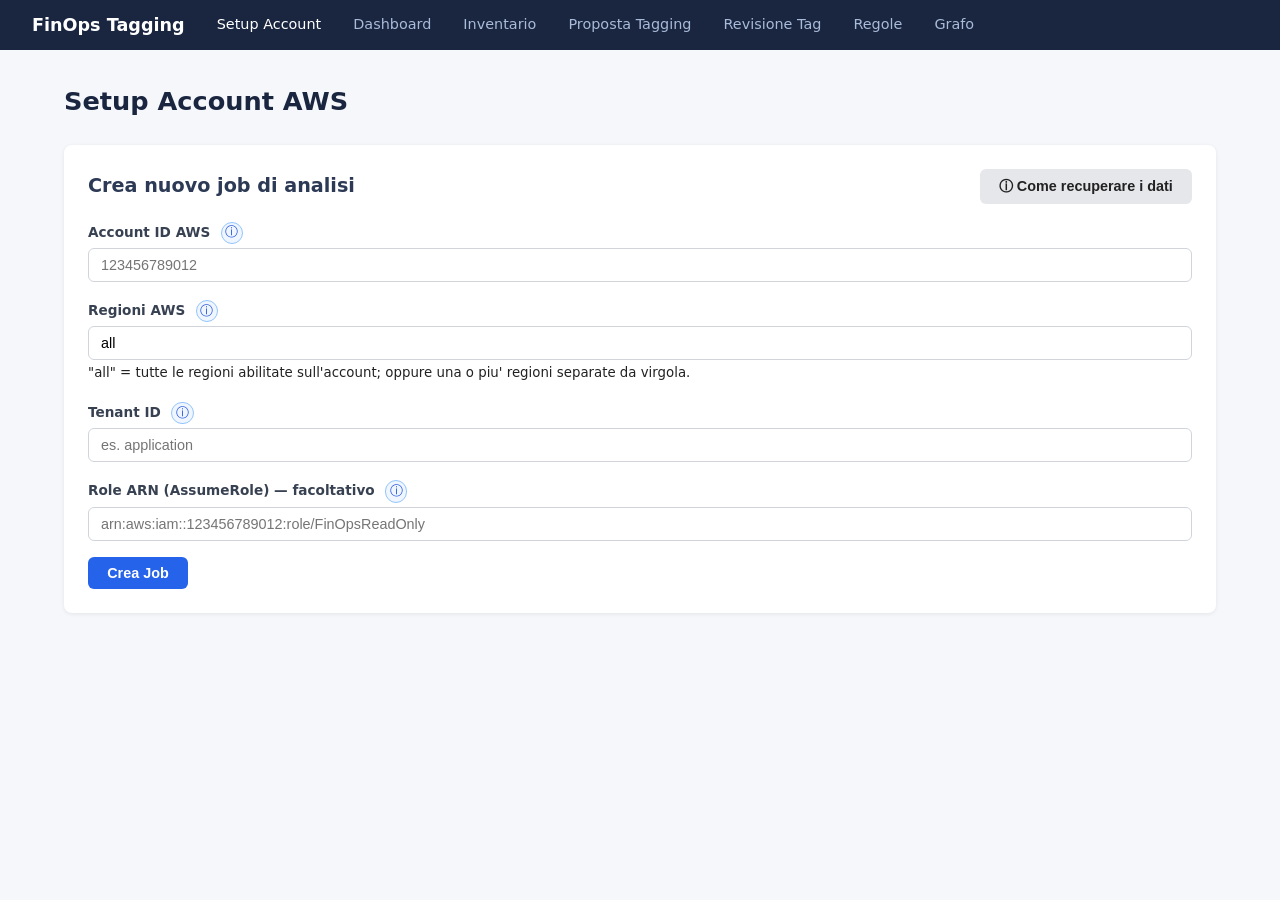
<file: frontend/index.html>
<!DOCTYPE html>
<html lang="it">
<head>
  <meta charset="UTF-8" />
  <meta name="viewport" content="width=device-width, initial-scale=1.0" />
  <title>FinOps Tagging Platform — Setup Account</title>
  <link rel="icon" href="data:," />
  <link rel="stylesheet" href="css/style.css" />
</head>
<body>
  <nav>
    <a class="brand" href="index.html">FinOps Tagging</a>
    <a href="index.html" class="active">Setup Account</a>
    <a href="dashboard.html">Dashboard</a>
    <a href="inventory.html">Inventario</a>
    <a href="proposals.html">Proposta Tagging</a>
    <a href="review.html">Revisione Tag</a>
    <a href="rules.html">Regole</a>
    <a href="graph.html">Grafo</a>
  </nav>
  <main>
    <h1>Setup Account AWS</h1>
    <div class="card">
      <div class="card-head">
        <h2>Crea nuovo job di analisi</h2>
        <button type="button" class="btn btn-secondary info-toggle" data-target="info-all" aria-expanded="false">ⓘ Come recuperare i dati</button>
      </div>
      <div class="info-box" id="info-all" hidden>
        <p><strong>Prima di iniziare</strong>: serve un accesso in sola lettura all'account AWS, di solito tramite il portale
          AWS SSO (IAM Identity Center). Da terminale: <code>aws sso login --profile &lt;profilo&gt;</code>.</p>
        <ol>
          <li><strong>Account ID</strong>: 12 cifre, si legge in alto a destra nella console AWS o con
            <code>aws sts get-caller-identity --profile &lt;profilo&gt; --query Account --output text</code>.</li>
          <li><strong>Regioni</strong>: lascia <code>all</code> per analizzare tutte le regioni abilitate.</li>
          <li><strong>Tenant ID</strong>: non è un dato AWS, è un nome scelto da voi per raggruppare i job dello stesso cliente
            (es. <code>application</code>, <code>mur</code>, <code>idm</code>).</li>
          <li><strong>Role ARN</strong>: facoltativo, vedi il pulsante ⓘ accanto al campo.</li>
        </ol>
        <p>Usa i pulsanti ⓘ accanto a ogni campo per i dettagli.</p>
      </div>
      <form id="form-create-job">
        <div class="form-group">
          <label for="account_id">Account ID AWS
            <button type="button" class="info-btn info-toggle" data-target="info-account" aria-expanded="false" title="Come recuperarlo">ⓘ</button></label>
          <input type="text" id="account_id" placeholder="123456789012" required pattern="\d{12}" title="12 cifre" />
          <div class="info-box" id="info-account" hidden>
            <p>Il numero di 12 cifre che identifica l'account AWS da analizzare. Per trovarlo:</p>
            <ul>
              <li><strong>Portale AWS SSO</strong> (IAM Identity Center): è indicato sotto il nome di ogni account nell'elenco.</li>
              <li><strong>Console AWS</strong>: clic sul nome utente in alto a destra, voce <em>Account ID</em>.</li>
              <li><strong>AWS CLI</strong>, dopo <code>aws sso login --profile &lt;profilo&gt;</code>:
                <code>aws sts get-caller-identity --profile &lt;profilo&gt; --query Account --output text</code></li>
              <li>Nel file <code>%USERPROFILE%\.aws\config</code>: valore <code>sso_account_id</code> del profilo.</li>
            </ul>
          </div>
        </div>
        <div class="form-group">
          <label for="region">Regioni AWS
            <button type="button" class="info-btn info-toggle" data-target="info-region" aria-expanded="false" title="Quali regioni indicare">ⓘ</button></label>
          <input type="text" id="region" value="all" placeholder="all oppure eu-south-1,eu-west-1" />
          <small>"all" = tutte le regioni abilitate sull'account; oppure una o piu' regioni separate da virgola.</small>
          <div class="info-box" id="info-region" hidden>
            <p>Consigliato: <code>all</code>. L'estrazione interroga tutte le regioni abilitate sull'account; quelle bloccate
              dalle policy dell'organizzazione (SCP) vengono segnalate come negate e saltate.</p>
            <p>Per limitare l'analisi, indica una o più regioni separate da virgola, es. <code>eu-south-1,us-east-1</code>
              (<code>us-east-1</code> contiene anche i certificati ACM usati da CloudFront). Elenco delle regioni abilitate:
              <code>aws ec2 describe-regions --profile &lt;profilo&gt; --query "Regions[].RegionName" --output text</code></p>
          </div>
        </div>
        <div class="form-group">
          <label for="tenant_id">Tenant ID
            <button type="button" class="info-btn info-toggle" data-target="info-tenant" aria-expanded="false" title="Cos'è il Tenant ID">ⓘ</button></label>
          <input type="text" id="tenant_id" placeholder="es. application" required />
          <div class="info-box" id="info-tenant" hidden>
            <p><strong>Non è un dato AWS e non va recuperato da nessuna parte</strong>: è un identificativo scelto da voi per il
              cliente o il perimetro a cui appartiene l'account (es. <code>application</code>, <code>mur</code>,
              <code>idm</code>, <code>cineca</code>).</p>
            <p>A cosa serve: le regole di tagging approvate (pagina <em>Regole</em>) e il nodo <em>Tenant</em> del grafo sono
              associati al tenant. Usa sempre lo stesso valore per tutti gli account e job dello stesso cliente, così le
              regole già approvate vengono riutilizzate. Consigliato: minuscolo, senza spazi.</p>
          </div>
        </div>
        <div class="form-group">
          <label for="role_arn">Role ARN (AssumeRole) — facoltativo
            <button type="button" class="info-btn info-toggle" data-target="info-role" aria-expanded="false" title="Come recuperarlo">ⓘ</button></label>
          <input type="text" id="role_arn" placeholder="arn:aws:iam::123456789012:role/FinOpsReadOnly" />
          <div class="info-box" id="info-role" hidden>
            <p><strong>Nota</strong>: oggi questo valore <em>non viene usato</em> dall'estrazione. Agent 1 usa le credenziali
              del proprio ambiente: il profilo SSO (<code>AWS_PROFILE</code>) oppure il ruolo indicato in
              <code>AWS_ASSUME_ROLE_ARN</code> nel file <code>.env</code>. Puoi lasciare il campo vuoto.</p>
            <p>Se serve l'ARN del ruolo di sola lettura (per configurare <code>AWS_ASSUME_ROLE_ARN</code>):</p>
            <ul>
              <li><strong>Console IAM</strong> dell'account: <em>Ruoli</em>, cerca il ruolo di lettura (es.
                <code>FinOps_ReadOnly</code>), copia il campo <em>ARN</em>.</li>
              <li><strong>AWS CLI</strong>:
                <code>aws iam list-roles --profile &lt;profilo&gt; --query "Roles[?contains(RoleName,'ReadOnly')].Arn" --output text</code></li>
              <li>Con SSO il ruolo si chiama <code>AWSReservedSSO_&lt;PermissionSet&gt;_…</code>; il ruolo attuale è indicato da
                <code>aws sts get-caller-identity --profile &lt;profilo&gt;</code> (campo <em>Arn</em>).</li>
              <li>Formato: <code>arn:aws:iam::&lt;account-id&gt;:role/&lt;nome-ruolo&gt;</code>.</li>
            </ul>
          </div>
        </div>
        <button type="submit" class="btn btn-primary">Crea Job</button>
      </form>
    </div>
    <div class="card" id="job-result" style="display:none">
      <h2>Job creato</h2>
      <p>Job ID: <strong id="created-job-id"></strong></p>
      <p><a href="dashboard.html" id="go-dashboard">Vai alla Dashboard →</a></p>
      <p><a href="proposals.html" id="go-proposals">Carica i documenti di Design e Assessment e genera la proposta →</a></p>
    </div>
  </main>
  <script src="js/api.js"></script>
  <script>
    // Pulsanti info: mostrano/nascondono le istruzioni per recuperare i dati richiesti
    document.querySelectorAll(".info-toggle").forEach((btn) => {
      btn.addEventListener("click", () => {
        const box = document.getElementById(btn.dataset.target);
        box.hidden = !box.hidden;
        btn.setAttribute("aria-expanded", String(!box.hidden));
      });
    });
    document.getElementById("form-create-job").addEventListener("submit", async (e) => {
      e.preventDefault();
      const payload = {
        account_id: document.getElementById("account_id").value,
        region: document.getElementById("region").value.trim() || "all",
        tenant_id: document.getElementById("tenant_id").value,
        role_arn: document.getElementById("role_arn").value.trim() || null,
      };
      try {
        const job = await api.createJob(payload);
        document.getElementById("created-job-id").textContent = job.job_id;
        document.getElementById("go-dashboard").href = `dashboard.html?job_id=${job.job_id}`;
        document.getElementById("go-proposals").href = `proposals.html?job_id=${job.job_id}`;
        document.getElementById("job-result").style.display = "block";
        localStorage.setItem("last_job_id", job.job_id);
        localStorage.setItem("last_tenant_id", payload.tenant_id);
      } catch (err) {
        alert("Errore: " + err.message);
      }
    });
  </script>
</body>
</html>
</file>
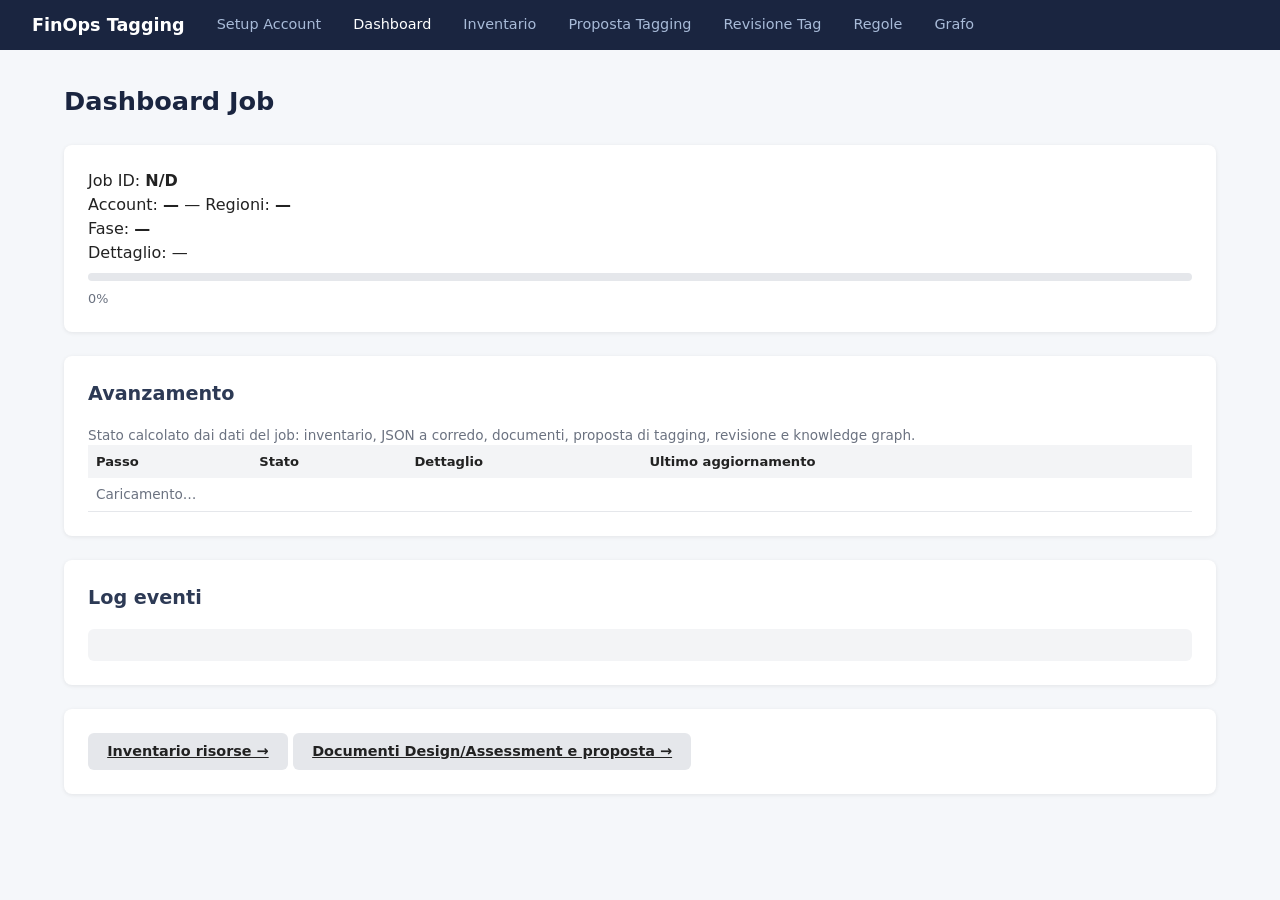
<file: frontend/dashboard.html>
<!DOCTYPE html>
<html lang="it">
<head>
  <meta charset="UTF-8" />
  <meta name="viewport" content="width=device-width, initial-scale=1.0" />
  <title>FinOps — Dashboard Job</title>
  <link rel="icon" href="data:," />
  <link rel="stylesheet" href="css/style.css" />
</head>
<body>
  <nav>
    <a class="brand" href="index.html">FinOps Tagging</a>
    <a href="index.html">Setup Account</a>
    <a href="dashboard.html" class="active">Dashboard</a>
    <a href="inventory.html">Inventario</a>
    <a href="proposals.html">Proposta Tagging</a>
    <a href="review.html">Revisione Tag</a>
    <a href="rules.html">Regole</a>
    <a href="graph.html">Grafo</a>
  </nav>
  <main>
    <h1>Dashboard Job</h1>
    <div class="card" id="job-card">
      <p>Job ID: <strong id="job-id">—</strong></p>
      <p>Account: <strong id="job-account">—</strong> — Regioni: <strong id="job-regions">—</strong></p>
      <p>Fase: <strong id="job-phase">—</strong></p>
      <p>Dettaglio: <span id="job-detail">—</span></p>
      <div class="progress-bar">
        <div class="progress-bar-fill" id="progress-fill" style="width:0%"></div>
      </div>
      <p style="margin-top:0.5rem; font-size:0.8rem; color:#6b7280"><span id="progress-pct">0</span>%</p>
    </div>
    <div class="card" id="workflow-card">
      <h2>Avanzamento</h2>
      <p class="muted" id="workflow-note">Stato calcolato dai dati del job: inventario, JSON a corredo, documenti,
        proposta di tagging, revisione e knowledge graph.</p>
      <table class="compact" id="workflow-table">
        <thead><tr><th>Passo</th><th>Stato</th><th>Dettaglio</th><th>Ultimo aggiornamento</th><th></th></tr></thead>
        <tbody><tr><td colspan="5" class="muted">Caricamento…</td></tr></tbody>
      </table>
    </div>
    <div class="card">
      <h2>Log eventi</h2>
      <div id="log" style="font-family:monospace; font-size:0.8rem; max-height:300px; overflow-y:auto; background:#f3f4f6; padding:1rem; border-radius:6px;"></div>
    </div>
    <div class="card">
      <a href="inventory.html" id="go-inventory" class="btn btn-secondary">Inventario risorse →</a>
      <a href="proposals.html" id="go-proposals" class="btn btn-secondary">Documenti Design/Assessment e proposta →</a>
      <a href="review.html" id="go-review" class="btn btn-primary" style="display:none">Vai alla Revisione Tag →</a>
    </div>
  </main>
  <script src="js/api.js"></script>
  <script src="js/ws.js"></script>
  <script>
    const params = new URLSearchParams(location.search);
    const jobId = params.get("job_id") || localStorage.getItem("last_job_id");
    document.getElementById("job-id").textContent = jobId || "N/D";

    function appendLog(msg) {
      const el = document.getElementById("log");
      el.innerHTML += `<div>${new Date().toLocaleTimeString()} — ${msg}</div>`;
      el.scrollTop = el.scrollHeight;
    }

    function showScope(job) {
      document.getElementById("job-account").textContent = job.account_id || "—";
      const regions = job.region || "all";
      document.getElementById("job-regions").textContent =
        regions === "all" ? "tutte le regioni abilitate" : regions.split(",").join(", ");
      document.getElementById("go-inventory").href = `inventory.html?job_id=${jobId}`;
      document.getElementById("go-proposals").href = `proposals.html?job_id=${jobId}`;
    }

    function updateJobUI(data) {
      document.getElementById("job-phase").textContent = data.phase || "—";
      document.getElementById("job-detail").textContent = data.status_detail || "—";
      const pct = data.progress_pct || 0;
      document.getElementById("progress-fill").style.width = pct + "%";
      document.getElementById("progress-pct").textContent = pct;
      appendLog(`Phase: ${data.phase} — ${data.status_detail || ""}`);
      if (data.phase === "completed") {
        document.getElementById("go-review").style.display = "inline-block";
        document.getElementById("go-review").href = `review.html?job_id=${jobId}`;
      }
    }

    const STEP_STATUS = {
      done: ["badge-approved", "completato"], in_progress: ["badge-pending", "in corso"], todo: ["badge-proposed", "da fare"],
      error: ["badge-rejected", "errore"], optional: ["", "facoltativo"],
    };
    const escHtml = (v) => String(v ?? "").replace(/[&<>"']/g, (c) => ({ "&": "&amp;", "<": "&lt;", ">": "&gt;", '"': "&quot;", "'": "&#39;" }[c]));
    let workflowTimer = null;

    async function loadWorkflow() {
      clearTimeout(workflowTimer);
      try {
        const wf = await api.getJobWorkflow(jobId);
        document.getElementById("workflow-note").textContent = wf.managed
          ? "Stato calcolato dai dati del job (la fase del job si aggiorna di conseguenza)."
          : "Job della pipeline automatica o annullato: la fase del job non viene derivata da questi passi.";
        document.getElementById("workflow-table").querySelector("tbody").innerHTML = wf.steps.map((s) => {
          const [cls, label] = STEP_STATUS[s.status] || ["", s.status];
          const next = s.key === wf.next_step ? " <strong>← prossimo passo</strong>" : "";
          return `<tr><td>${escHtml(s.label)}</td><td><span class="badge ${cls}">${label}</span>${next}</td>
            <td>${escHtml(s.detail)}</td><td class="muted">${escHtml((s.at || "").slice(0, 16).replace("T", " "))}</td>
            <td>${s.link ? `<a class="btn btn-secondary btn-sm" href="${s.link}">Apri</a>` : ""}</td></tr>`;
        }).join("");
      } catch (err) {
        document.getElementById("workflow-table").querySelector("tbody").innerHTML =
          `<tr><td colspan="5" class="muted">Errore: ${escHtml(err.message)}</td></tr>`;
      }
      workflowTimer = setTimeout(loadWorkflow, 10000);
    }

    if (jobId) {
      loadWorkflow();
      // Carica stato iniziale
      api.getJob(jobId).then((job) => { showScope(job); updateJobUI(job); }).catch(() => appendLog("Impossibile caricare job"));
      // Aggiornamenti real-time
      const sock = new JobSocket(jobId, updateJobUI);
      sock.connect();
    }
  </script>
</body>
</html>
</file>
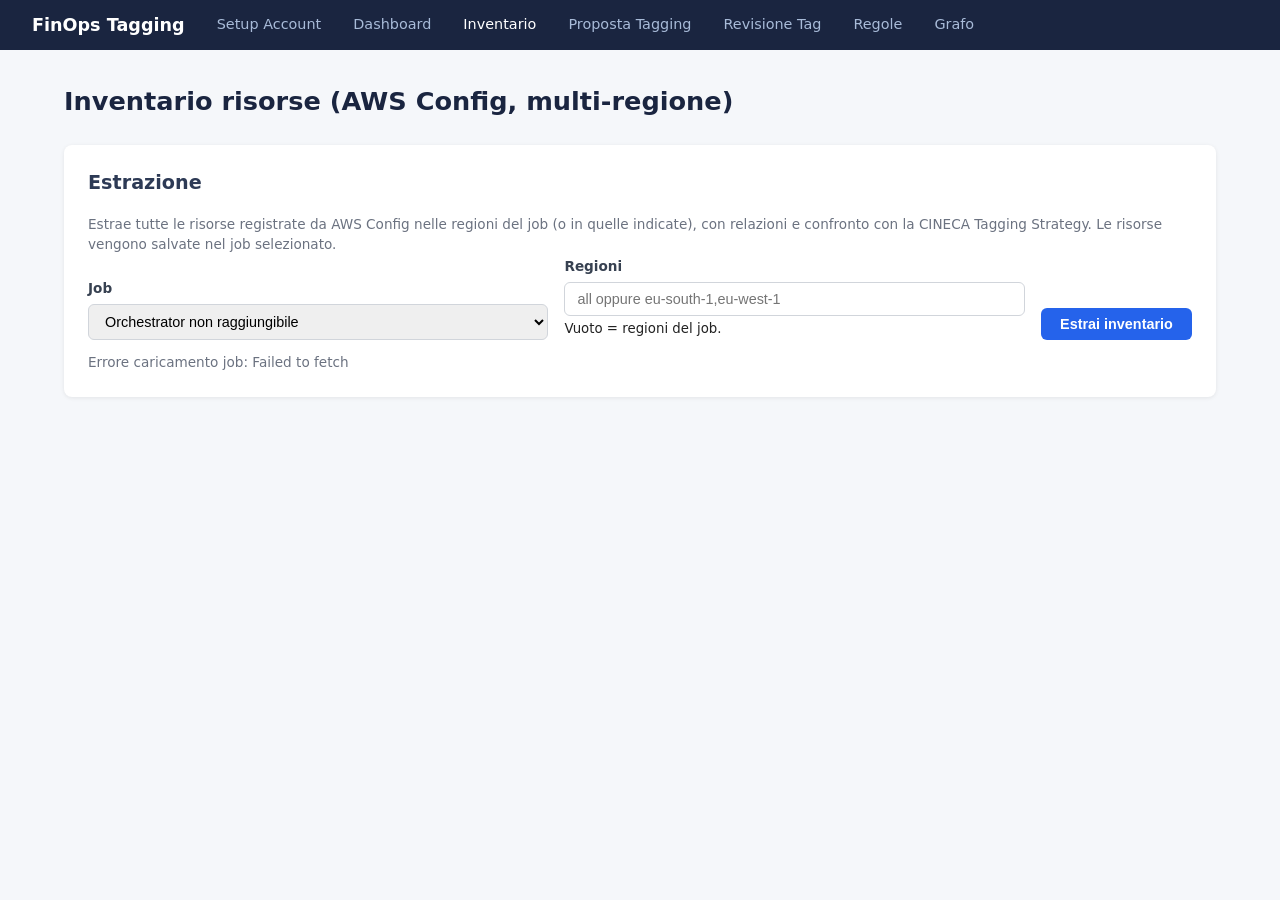
<file: frontend/inventory.html>
<!DOCTYPE html>
<html lang="it">
<head>
  <meta charset="UTF-8" />
  <meta name="viewport" content="width=device-width, initial-scale=1.0" />
  <title>FinOps — Inventario</title>
  <link rel="icon" href="data:," />
  <link rel="stylesheet" href="css/style.css" />
</head>
<body>
  <nav>
    <a class="brand" href="index.html">FinOps Tagging</a>
    <a href="index.html">Setup Account</a>
    <a href="dashboard.html">Dashboard</a>
    <a href="inventory.html" class="active">Inventario</a>
    <a href="proposals.html">Proposta Tagging</a>
    <a href="review.html">Revisione Tag</a>
    <a href="rules.html">Regole</a>
    <a href="graph.html">Grafo</a>
  </nav>
  <main>
    <h1>Inventario risorse (AWS Config, multi-regione)</h1>

    <div class="card">
      <h2>Estrazione</h2>
      <p class="muted">Estrae tutte le risorse registrate da AWS Config nelle regioni del job (o in quelle indicate),
        con relazioni e confronto con la CINECA Tagging Strategy. Le risorse vengono salvate nel job selezionato.</p>
      <form id="form-inventory" class="form-row">
        <div class="form-group">
          <label for="job-select">Job</label>
          <select id="job-select" required></select>
        </div>
        <div class="form-group">
          <label for="inv-region">Regioni</label>
          <input type="text" id="inv-region" placeholder="all oppure eu-south-1,eu-west-1" />
          <small>Vuoto = regioni del job.</small>
        </div>
        <button type="submit" class="btn btn-primary" id="btn-extract">Estrai inventario</button>
      </form>
      <p id="inv-status" class="muted" style="margin-top:0.75rem"></p>
    </div>

    <div class="card" id="inv-summary" style="display:none">
      <h2>Riepilogo</h2>
      <div class="stats" id="stats"></div>
      <div id="region-counts" class="chips"></div>
    </div>

    <div class="card" id="inv-results" style="display:none">
      <h2>Risorse</h2>
      <div class="form-row">
        <div class="form-group">
          <label for="f-region">Regione</label>
          <select id="f-region"><option value="">Tutte</option></select>
        </div>
        <div class="form-group">
          <label for="f-type">Tipo risorsa</label>
          <select id="f-type"><option value="">Tutti</option></select>
        </div>
        <div class="form-group">
          <label for="f-text">Cerca (ARN, Name, tag)</label>
          <input type="text" id="f-text" placeholder="es. web, UNIBO, vol-..." />
        </div>
        <div class="form-group">
          <label><input type="checkbox" id="f-noncompliant" /> Solo non conformi (tag obbligatori)</label>
        </div>
        <button type="button" class="btn btn-secondary" id="btn-csv">Scarica CSV</button>
      </div>
      <p class="muted" id="shown-count"></p>
      <div class="table-wrap">
        <table id="inv-table">
          <thead>
            <tr>
              <th>Regione</th><th>Tipo</th><th>Risorsa</th><th>Name</th>
              <th>Conforme</th><th>Tag obbligatori mancanti</th><th>Suggerimenti</th>
            </tr>
          </thead>
          <tbody></tbody>
        </table>
      </div>
    </div>

    <div class="card" id="res-detail" style="display:none">
      <h2>Dettaglio risorsa</h2>
      <pre id="res-detail-content" class="json-view"></pre>
    </div>
  </main>
  <script src="js/api.js"></script>
  <script src="js/inventory.js"></script>
</body>
</html>
</file>
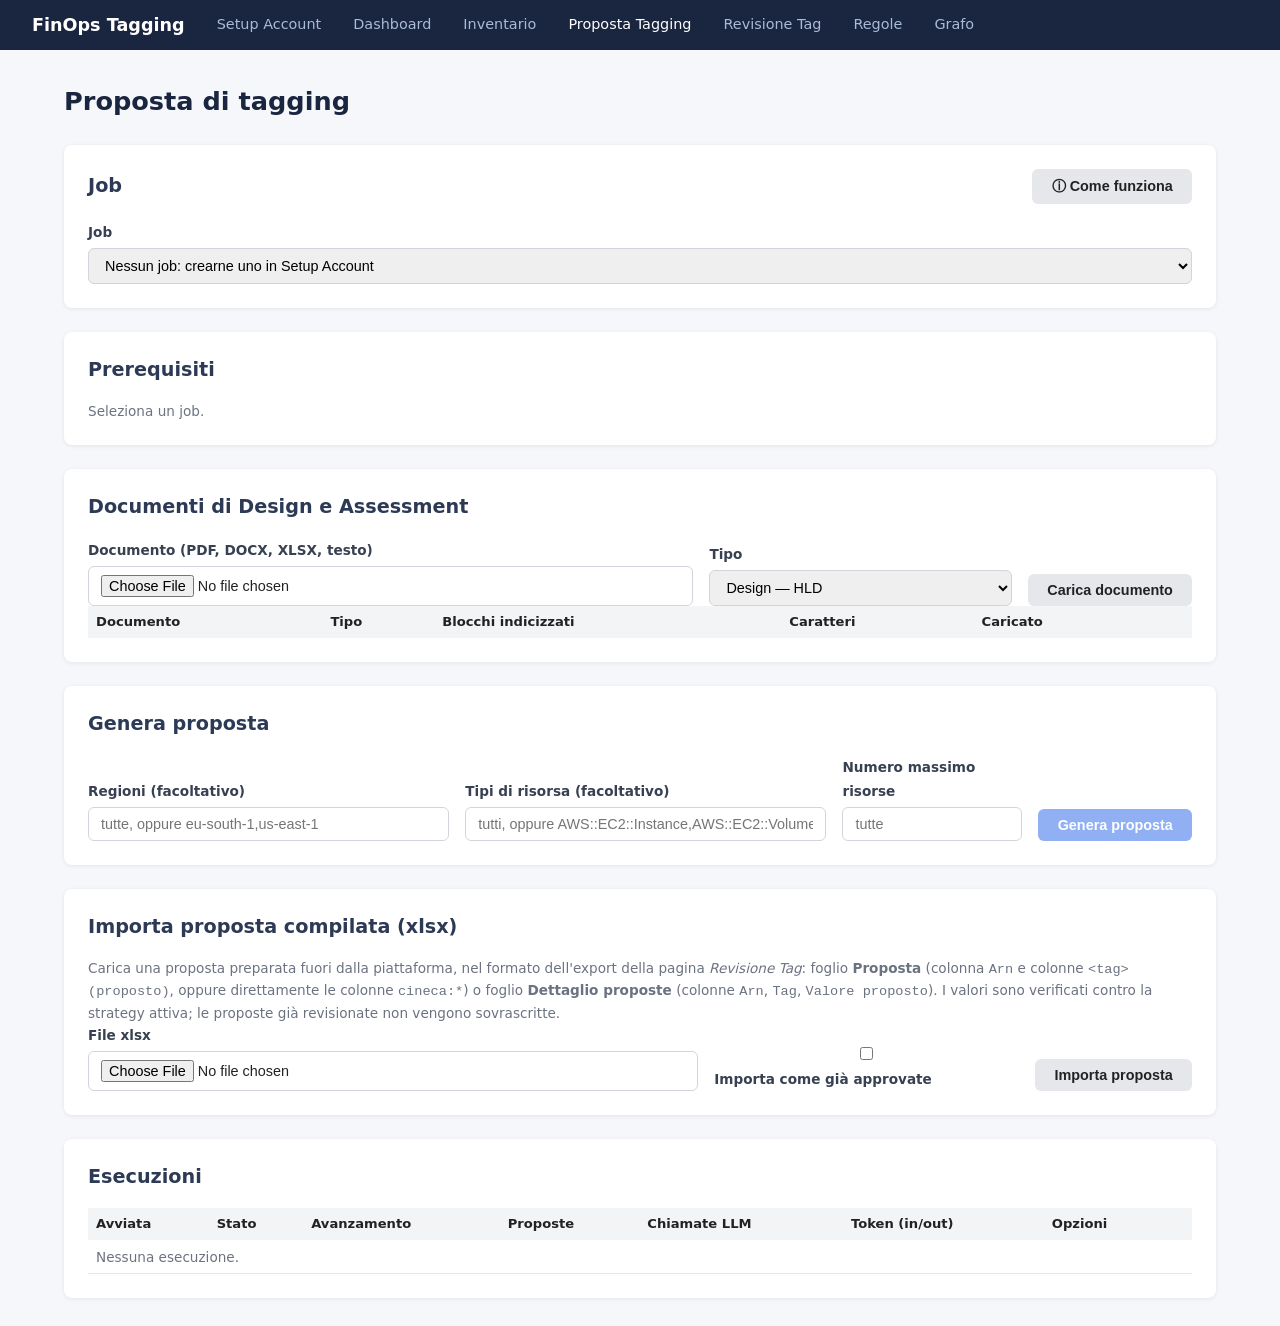
<file: frontend/proposals.html>
<!DOCTYPE html>
<html lang="it">
<head>
  <meta charset="UTF-8" />
  <meta name="viewport" content="width=device-width, initial-scale=1.0" />
  <title>FinOps — Proposta Tagging</title>
  <link rel="icon" href="data:," />
  <link rel="stylesheet" href="css/style.css" />
</head>
<body>
  <nav>
    <a class="brand" href="index.html">FinOps Tagging</a>
    <a href="index.html">Setup Account</a>
    <a href="dashboard.html">Dashboard</a>
    <a href="inventory.html">Inventario</a>
    <a href="proposals.html" class="active">Proposta Tagging</a>
    <a href="review.html">Revisione Tag</a>
    <a href="rules.html">Regole</a>
    <a href="graph.html">Grafo</a>
  </nav>
  <main>
    <h1>Proposta di tagging</h1>

    <div class="card">
      <div class="card-head">
        <h2>Job</h2>
        <button type="button" class="btn btn-secondary info-toggle" data-target="info-flow" aria-expanded="false">ⓘ Come funziona</button>
      </div>
      <div class="info-box" id="info-flow" hidden>
        <p>La proposta applica la <strong>Tagging Strategy attiva</strong> (pagina Regole) a ogni risorsa del job e propone i
          tag <code>cineca:*</code> mancanti o con valori non ammessi. È disponibile solo quando sono pronti:</p>
        <ol>
          <li><strong>Inventario</strong> estratto per il job (pagina Inventario);</li>
          <li><strong>JSON a corredo</strong> dell'account (<code>scripts/extract_linked_resources.py</code>): istanze, volumi,
            ENI, certificati ACM, stack CloudFormation, usati come evidenze e per l'ereditarietà volume → istanza;</li>
          <li><strong>Tagging Strategy attiva</strong> con le regole estratte.</li>
        </ol>
        <p>I documenti di Design (HLD/LLD) e Assessment sono facoltativi ma migliorano molto la proposta. La generazione
          usa <strong>una sola chiamata LLM</strong>: strategy, documenti completi e inventario (una riga per risorsa con
          evidenze) vengono passati come file; il modello restituisce regole per gruppi di risorse, applicate e verificate
          contro i valori ammessi della strategy. Le proposte si rivedono, approvano ed esportano in xlsx nella pagina
          <em>Revisione Tag</em>; solo le proposte <strong>approvate</strong> entrano nel knowledge graph.</p>
      </div>
      <div class="form-row">
        <div class="form-group" style="flex:2">
          <label for="job-select">Job</label>
          <select id="job-select"></select>
        </div>
      </div>
    </div>

    <div class="card">
      <h2>Prerequisiti</h2>
      <ul class="checklist" id="checklist"><li class="muted">Seleziona un job.</li></ul>
    </div>

    <div class="card">
      <h2>Documenti di Design e Assessment</h2>
      <form id="form-doc" class="form-row">
        <div class="form-group" style="flex:2">
          <label for="doc-file">Documento (PDF, DOCX, XLSX, testo)</label>
          <input type="file" id="doc-file" accept=".pdf,.docx,.xlsx,.txt,.md,.csv" required />
        </div>
        <div class="form-group">
          <label for="doc-type">Tipo</label>
          <select id="doc-type">
            <option value="HLD">Design — HLD</option>
            <option value="LLD">Design — LLD</option>
            <option value="PRE_MIGRATION_ASSESSMENT">Assessment (pre-migrazione)</option>
            <option value="MIGRATION_RESOURCE_LIST">Lista risorse di migrazione</option>
            <option value="OTHER">Altro</option>
          </select>
        </div>
        <button type="submit" class="btn btn-secondary" id="btn-doc">Carica documento</button>
      </form>
      <p class="muted" id="doc-status"></p>
      <table class="compact" id="docs-table">
        <thead><tr><th>Documento</th><th>Tipo</th><th>Blocchi indicizzati</th><th>Caratteri</th><th>Caricato</th><th></th></tr></thead>
        <tbody></tbody>
      </table>
    </div>

    <div class="card">
      <h2>Genera proposta</h2>
      <form id="form-generate" class="form-row">
        <div class="form-group">
          <label for="g-regions">Regioni (facoltativo)</label>
          <input type="text" id="g-regions" placeholder="tutte, oppure eu-south-1,us-east-1" />
        </div>
        <div class="form-group">
          <label for="g-types">Tipi di risorsa (facoltativo)</label>
          <input type="text" id="g-types" placeholder="tutti, oppure AWS::EC2::Instance,AWS::EC2::Volume" />
        </div>
        <div class="form-group" style="max-width:180px">
          <label for="g-max">Numero massimo risorse</label>
          <input type="number" id="g-max" min="1" placeholder="tutte" />
        </div>
        <button type="submit" class="btn btn-primary" id="btn-generate" disabled>Genera proposta</button>
      </form>
      <p class="muted" id="estimate"></p>
    </div>

    <div class="card">
      <h2>Importa proposta compilata (xlsx)</h2>
      <p class="muted">Carica una proposta preparata fuori dalla piattaforma, nel formato dell'export della pagina
        <em>Revisione Tag</em>: foglio <strong>Proposta</strong> (colonna <code>Arn</code> e colonne
        <code>&lt;tag&gt; (proposto)</code>, oppure direttamente le colonne <code>cineca:*</code>) o foglio
        <strong>Dettaglio proposte</strong> (colonne <code>Arn</code>, <code>Tag</code>, <code>Valore proposto</code>).
        I valori sono verificati contro la strategy attiva; le proposte già revisionate non vengono sovrascritte.</p>
      <form id="form-import" class="form-row">
        <div class="form-group" style="flex:2">
          <label for="import-file">File xlsx</label>
          <input type="file" id="import-file" accept=".xlsx,.xlsm" required />
        </div>
        <div class="form-group">
          <label><input type="checkbox" id="import-approve" /> Importa come già approvate</label>
        </div>
        <button type="submit" class="btn btn-secondary" id="btn-import">Importa proposta</button>
      </form>
      <p class="muted" id="import-status"></p>
    </div>

    <div class="card">
      <h2>Esecuzioni</h2>
      <table class="compact" id="runs-table">
        <thead><tr><th>Avviata</th><th>Stato</th><th>Avanzamento</th><th>Proposte</th><th>Chiamate LLM</th><th>Token (in/out)</th><th>Opzioni</th><th></th></tr></thead>
        <tbody><tr><td colspan="8" class="muted">Nessuna esecuzione.</td></tr></tbody>
      </table>
    </div>
  </main>
  <script src="js/api.js"></script>
  <script src="js/proposals.js"></script>
</body>
</html>
</file>
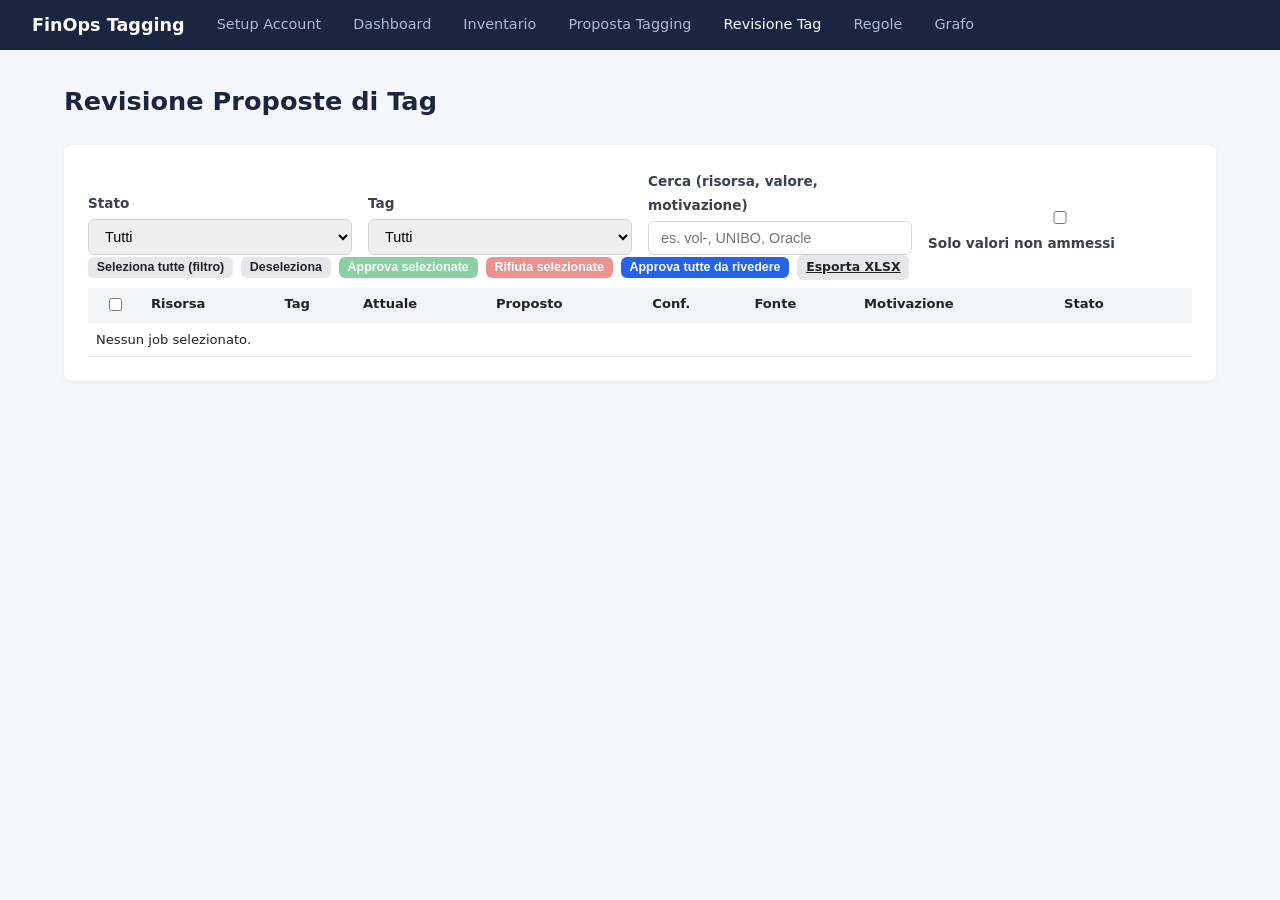
<file: frontend/review.html>
<!DOCTYPE html>
<html lang="it">
<head>
  <meta charset="UTF-8" />
  <meta name="viewport" content="width=device-width, initial-scale=1.0" />
  <title>FinOps — Revisione Tag</title>
  <link rel="icon" href="data:," />
  <link rel="stylesheet" href="css/style.css" />
</head>
<body>
  <nav>
    <a class="brand" href="index.html">FinOps Tagging</a>
    <a href="index.html">Setup Account</a>
    <a href="dashboard.html">Dashboard</a>
    <a href="inventory.html">Inventario</a>
    <a href="proposals.html">Proposta Tagging</a>
    <a href="review.html" class="active">Revisione Tag</a>
    <a href="rules.html">Regole</a>
    <a href="graph.html">Grafo</a>
  </nav>
  <main>
    <h1>Revisione Proposte di Tag</h1>
    <div class="card">
      <div class="form-row">
        <div class="form-group">
          <label for="f-status">Stato</label>
          <select id="f-status">
            <option value="">Tutti</option><option value="pending">Da rivedere</option><option value="approved">Approvate</option>
            <option value="edited">Modificate</option><option value="rejected">Rifiutate</option>
          </select>
        </div>
        <div class="form-group">
          <label for="f-tag">Tag</label>
          <select id="f-tag"><option value="">Tutti</option></select>
        </div>
        <div class="form-group">
          <label for="f-text">Cerca (risorsa, valore, motivazione)</label>
          <input type="text" id="f-text" placeholder="es. vol-, UNIBO, Oracle" />
        </div>
        <div class="form-group">
          <label><input type="checkbox" id="f-invalid" /> Solo valori non ammessi</label>
        </div>
      </div>
      <div class="form-row" style="align-items:center; gap:0.5rem; flex-wrap:wrap">
        <button type="button" class="btn btn-secondary btn-sm" id="btn-select-all">Seleziona tutte (filtro)</button>
        <button type="button" class="btn btn-secondary btn-sm" id="btn-select-none">Deseleziona</button>
        <button type="button" class="btn btn-success btn-sm" id="btn-approve-selected" disabled>Approva selezionate</button>
        <button type="button" class="btn btn-danger btn-sm" id="btn-reject-selected" disabled>Rifiuta selezionate</button>
        <button type="button" class="btn btn-primary btn-sm" id="btn-approve-all">Approva tutte da rivedere</button>
        <a class="btn btn-secondary btn-sm" id="btn-export" href="#">Esporta XLSX</a>
        <span class="muted" id="selection"></span>
      </div>
      <p class="muted" id="count"></p>
      <div class="table-wrap">
        <table id="proposals-table" class="compact">
          <thead>
            <tr><th><input type="checkbox" id="chk-page" title="Seleziona le righe mostrate" /></th><th>Risorsa</th><th>Tag</th><th>Attuale</th><th>Proposto</th><th>Conf.</th><th>Fonte</th><th>Motivazione</th><th>Stato</th><th></th></tr>
          </thead>
          <tbody id="proposals-body">
            <tr><td colspan="10" style="text-align:center; color:#6b7280;">Caricamento…</td></tr>
          </tbody>
        </table>
      </div>
    </div>
  </main>
  <script src="js/api.js"></script>
  <script>
    const params = new URLSearchParams(location.search);
    const jobId = params.get("job_id") || localStorage.getItem("last_job_id");
    const runId = params.get("run_id");
    const esc = (v) => String(v ?? "").replace(/[&<>"']/g, (c) => ({ "&": "&amp;", "<": "&lt;", ">": "&gt;", '"': "&quot;", "'": "&#39;" }[c]));
    let proposals = [];
    let filtered = [];
    const selected = new Set();

    function badgeHtml(status) {
      const cls = { pending: "badge-pending", approved: "badge-approved", rejected: "badge-rejected", edited: "badge-proposed" }[status] || "";
      return `<span class="badge ${cls}">${esc(status)}</span>`;
    }

    function render() {
      const status = document.getElementById("f-status").value;
      const tag = document.getElementById("f-tag").value;
      const text = document.getElementById("f-text").value.trim().toLowerCase();
      const onlyInvalid = document.getElementById("f-invalid").checked;
      const rows = filtered = proposals.filter((p) => (!status || p.review_status === status) && (!tag || p.tag_key === tag)
        && (!onlyInvalid || (p.reasoning || "").startsWith("[VALORE NON AMMESSO"))
        && (!text || [p.resource_id, p.tag_value, p.reasoning].join(" ").toLowerCase().includes(text)));
      document.getElementById("count").textContent = `${rows.length} proposte` + (rows.length > 1000 ? " (mostrate le prime 1000)" : "")
        + (runId ? " — esecuzione selezionata" : "");
      const tbody = document.getElementById("proposals-body");
      updateSelection();
      if (!rows.length) { tbody.innerHTML = "<tr><td colspan='10' style='text-align:center'>Nessuna proposta.</td></tr>"; return; }
      tbody.innerHTML = rows.slice(0, 1000).map((p) => `
        <tr>
          <td><input type="checkbox" class="chk-row" data-id="${p.id}" ${selected.has(p.id) ? "checked" : ""} /></td>
          <td title="${esc(p.resource_id)}"><div>${esc(p.resource_id.split(":").slice(5).join(":") || p.resource_id)}</div>
            <div class="muted">${esc(p.resource_type)} — ${esc(p.region)}</div></td>
          <td>${esc(p.tag_key)}</td>
          <td class="muted">${esc(p.current_value ?? "—")}</td>
          <td><strong>${esc(p.tag_value ?? "—")}</strong></td>
          <td>${p.confidence != null ? Math.round(p.confidence * 100) + "%" : "—"}</td>
          <td class="muted" title="${esc(p.source_ref || "")}">${esc(p.source_type)}${p.source_ref ? "<br>" + esc(p.source_ref) : ""}</td>
          <td class="muted" style="max-width:360px">${esc(p.reasoning || "")}</td>
          <td>${badgeHtml(p.review_status)}</td>
          <td style="white-space:nowrap">
            <button class="btn btn-success btn-sm" onclick="review('${p.id}','approved')" title="Approva">✓</button>
            <button class="btn btn-secondary btn-sm" onclick="editValue('${p.id}')" title="Modifica valore">✎</button>
            <button class="btn btn-danger btn-sm" onclick="review('${p.id}','rejected')" title="Rifiuta">✗</button>
          </td>
        </tr>`).join("");
    }

    function updateSelection() {
      const shown = filtered.slice(0, 1000);
      document.getElementById("selection").textContent = selected.size ? `${selected.size} selezionate` : "";
      document.getElementById("btn-approve-selected").disabled = !selected.size;
      document.getElementById("btn-reject-selected").disabled = !selected.size;
      document.getElementById("chk-page").checked = shown.length > 0 && shown.every((p) => selected.has(p.id));
    }

    async function bulkReview(ids, status, label) {
      if (!ids.length) return;
      if (!confirm(`${label}: ${ids.length} proposte. Confermi?`)) return;
      try {
        const r = await api.bulkReviewProposals(jobId, ids, status);
        selected.clear();
        await loadProposals();
        document.getElementById("selection").textContent = `${r.updated} proposte aggiornate (${status})`;
      } catch (err) { alert("Errore: " + err.message); }
    }

    async function loadProposals() {
      if (!jobId) { document.getElementById("proposals-body").innerHTML = "<tr><td colspan='10'>Nessun job selezionato.</td></tr>"; return; }
      try {
        proposals = await api.listProposals(jobId, runId ? { run_id: runId } : {});
        const tags = [...new Set(proposals.map((p) => p.tag_key))].sort();
        document.getElementById("f-tag").innerHTML = '<option value="">Tutti</option>' + tags.map((t) => `<option>${esc(t)}</option>`).join("");
        render();
      } catch (err) {
        document.getElementById("proposals-body").innerHTML = `<tr><td colspan='10'>Errore: ${esc(err.message)}</td></tr>`;
      }
    }

    async function review(id, status) {
      try { await api.reviewProposal(id, { review_status: status }); await loadProposals(); } catch (err) { alert("Errore: " + err.message); }
    }

    async function editValue(id) {
      const p = proposals.find((x) => x.id === id);
      const value = prompt(`Nuovo valore per ${p.tag_key}`, p.tag_value || "");
      if (value === null) return;
      try { await api.reviewProposal(id, { tag_value: value }); await loadProposals(); } catch (err) { alert("Errore: " + err.message); }
    }

    ["f-status", "f-tag", "f-invalid"].forEach((id) => document.getElementById(id).addEventListener("change", render));
    document.getElementById("f-text").addEventListener("input", render);
    document.getElementById("proposals-body").addEventListener("change", (e) => {
      if (!e.target.classList.contains("chk-row")) return;
      e.target.checked ? selected.add(e.target.dataset.id) : selected.delete(e.target.dataset.id);
      updateSelection();
    });
    document.getElementById("chk-page").addEventListener("change", (e) => {
      filtered.slice(0, 1000).forEach((p) => (e.target.checked ? selected.add(p.id) : selected.delete(p.id)));
      render();
    });
    // tutte le proposte che rispettano il filtro corrente, anche oltre le 1000 mostrate
    document.getElementById("btn-select-all").addEventListener("click", () => { filtered.forEach((p) => selected.add(p.id)); render(); });
    document.getElementById("btn-select-none").addEventListener("click", () => { selected.clear(); render(); });
    document.getElementById("btn-approve-selected").addEventListener("click", () =>
      bulkReview([...selected], "approved", "Approva selezionate"));
    document.getElementById("btn-reject-selected").addEventListener("click", () =>
      bulkReview([...selected], "rejected", "Rifiuta selezionate"));
    document.getElementById("btn-approve-all").addEventListener("click", () =>
      bulkReview(proposals.filter((p) => p.review_status === "pending").map((p) => p.id), "approved",
        "Approva tutte le proposte da rivedere" + (runId ? " dell'esecuzione selezionata" : " del job")));
    if (jobId) document.getElementById("btn-export").href = api.proposalsExportUrl(jobId, runId);
    loadProposals();
  </script>
</body>
</html>
</file>
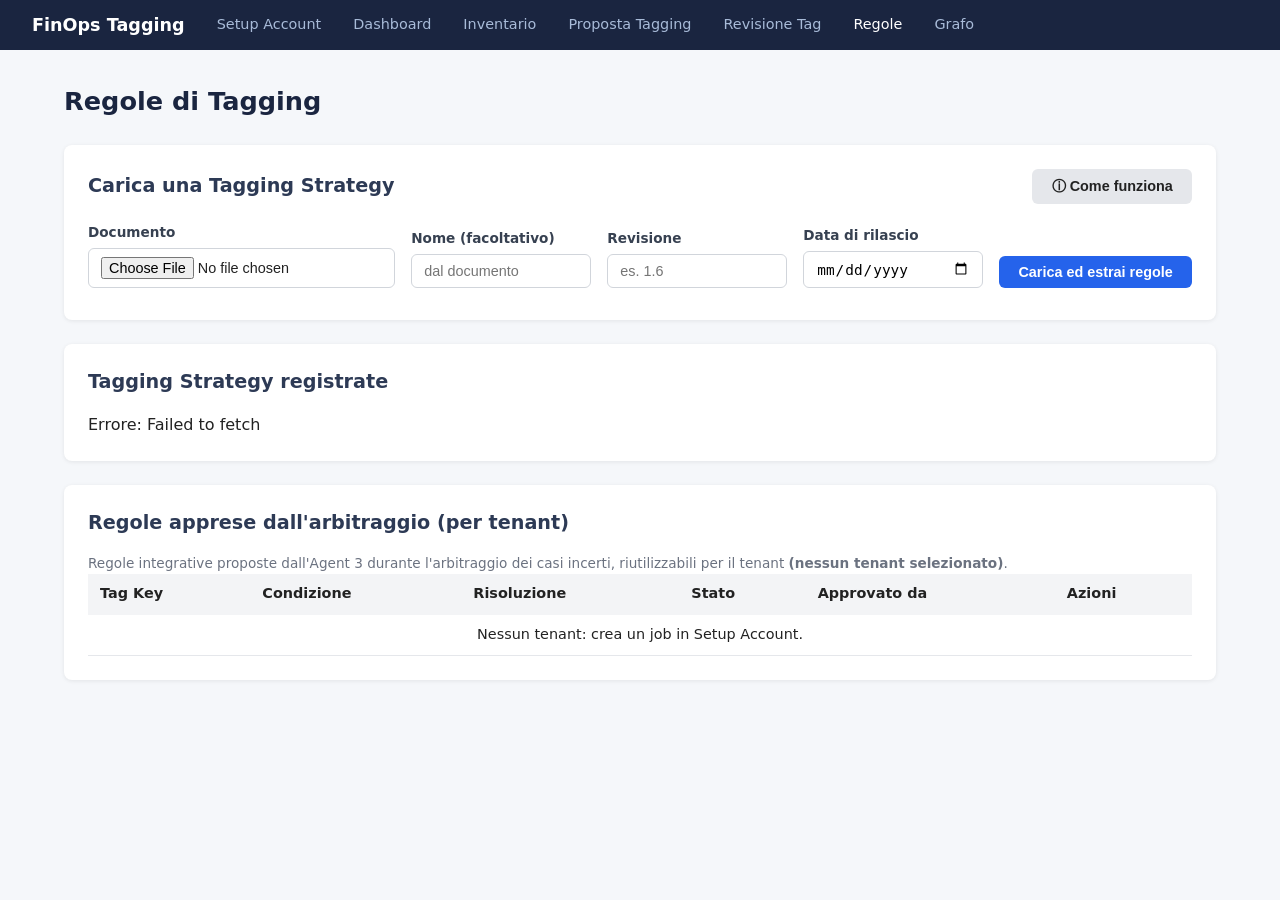
<file: frontend/rules.html>
<!DOCTYPE html>
<html lang="it">
<head>
  <meta charset="UTF-8" />
  <meta name="viewport" content="width=device-width, initial-scale=1.0" />
  <title>FinOps — Regole di Tagging</title>
  <link rel="icon" href="data:," />
  <link rel="stylesheet" href="css/style.css" />
</head>
<body>
  <nav>
    <a class="brand" href="index.html">FinOps Tagging</a>
    <a href="index.html">Setup Account</a>
    <a href="dashboard.html">Dashboard</a>
    <a href="inventory.html">Inventario</a>
    <a href="proposals.html">Proposta Tagging</a>
    <a href="review.html">Revisione Tag</a>
    <a href="rules.html" class="active">Regole</a>
    <a href="graph.html">Grafo</a>
  </nav>
  <main>
    <h1>Regole di Tagging</h1>

    <div class="card">
      <div class="card-head">
        <h2>Carica una Tagging Strategy</h2>
        <button type="button" class="btn btn-secondary info-toggle" data-target="info-upload" aria-expanded="false">ⓘ Come funziona</button>
      </div>
      <div class="info-box" id="info-upload" hidden>
        <p>Carica il documento ufficiale (PDF, DOCX o testo). Un LLM lo legge a blocchi e ne ricava, per ogni tag
          <code>cineca:*</code>, categoria, obbligatorietà, multi-valore e l'elenco completo dei valori ammessi, oltre alle
          regole applicative (vincoli, regole per tipo di risorsa, pattern di nomi, risorse condivise, esempi reali).</p>
        <p>Nome, revisione e data di rilascio vengono letti dal documento (copertina e changelog) se non li indichi.
          Al termine rivedi tag e regole, approvali e <strong>attiva</strong> la revisione: è quella usata dalla Proposta Tagging.</p>
      </div>
      <form id="form-upload" class="form-row">
        <div class="form-group" style="flex:2">
          <label for="st-file">Documento</label>
          <input type="file" id="st-file" accept=".pdf,.docx,.txt,.md" required />
        </div>
        <div class="form-group">
          <label for="st-name">Nome (facoltativo)</label>
          <input type="text" id="st-name" placeholder="dal documento" />
        </div>
        <div class="form-group" style="max-width:130px">
          <label for="st-revision">Revisione</label>
          <input type="text" id="st-revision" placeholder="es. 1.6" />
        </div>
        <div class="form-group" style="max-width:170px">
          <label for="st-date">Data di rilascio</label>
          <input type="date" id="st-date" />
        </div>
        <button type="submit" class="btn btn-primary" id="btn-upload">Carica ed estrai regole</button>
      </form>
      <p class="muted" id="upload-status" style="margin-top:0.5rem"></p>
    </div>

    <div class="card">
      <h2>Tagging Strategy registrate</h2>
      <div id="strategies"><p class="muted">Caricamento…</p></div>
    </div>

    <div class="card" id="detail" style="display:none">
      <div class="card-head">
        <h2 id="detail-title"></h2>
        <div>
          <button class="btn btn-secondary" id="btn-approve-all">Approva tutto</button>
          <button class="btn btn-primary" id="btn-activate">Attiva questa revisione</button>
        </div>
      </div>
      <div id="detail-meta"></div>
      <div class="tabs">
        <button class="tab active" data-tab="tags">Tag e valori ammessi</button>
        <button class="tab" data-tab="rules">Regole applicative</button>
        <button class="tab" data-tab="changelog">Changelog</button>
      </div>
      <div id="tab-tags"></div>
      <div id="tab-rules" hidden></div>
      <div id="tab-changelog" hidden></div>
    </div>

    <div class="card">
      <h2>Regole apprese dall'arbitraggio (per tenant)</h2>
      <p class="muted">Regole integrative proposte dall'Agent 3 durante l'arbitraggio dei casi incerti, riutilizzabili per il tenant
        <strong id="tenant-label"></strong>.</p>
      <table id="rules-table">
        <thead>
          <tr><th>Tag Key</th><th>Condizione</th><th>Risoluzione</th><th>Stato</th><th>Approvato da</th><th>Azioni</th></tr>
        </thead>
        <tbody id="rules-body">
          <tr><td colspan="6" style="text-align:center; color:#6b7280;">Caricamento…</td></tr>
        </tbody>
      </table>
    </div>
  </main>
  <script src="js/api.js"></script>
  <script src="js/rules.js"></script>
</body>
</html>
</file>
<file: frontend/css/style.css>
*, *::before, *::after { box-sizing: border-box; margin: 0; padding: 0; }

body {
  font-family: system-ui, -apple-system, sans-serif;
  background: #f5f7fa;
  color: #222;
  line-height: 1.5;
}

nav {
  background: #1a2540;
  padding: 0.75rem 2rem;
  display: flex;
  align-items: center;
  gap: 2rem;
}

nav .brand { color: #fff; font-weight: 700; font-size: 1.1rem; text-decoration: none; }
nav a { color: #a8bbd8; text-decoration: none; font-size: 0.9rem; }
nav a:hover, nav a.active { color: #fff; }

main { max-width: 1200px; margin: 2rem auto; padding: 0 1.5rem; }

h1 { font-size: 1.6rem; margin-bottom: 1.5rem; color: #1a2540; }
h2 { font-size: 1.2rem; margin-bottom: 1rem; color: #2d3a55; }

.card {
  background: #fff;
  border-radius: 8px;
  box-shadow: 0 1px 4px rgba(0,0,0,.08);
  padding: 1.5rem;
  margin-bottom: 1.5rem;
}

.btn {
  display: inline-block;
  padding: 0.5rem 1.2rem;
  border-radius: 6px;
  border: none;
  cursor: pointer;
  font-size: 0.9rem;
  font-weight: 600;
}
.btn-primary { background: #2563eb; color: #fff; }
.btn-primary:hover { background: #1d4ed8; }
.btn-secondary { background: #e5e7eb; color: #222; }
.btn-success { background: #16a34a; color: #fff; }
.btn-danger { background: #dc2626; color: #fff; }

input, select, textarea {
  width: 100%;
  padding: 0.5rem 0.75rem;
  border: 1px solid #d1d5db;
  border-radius: 6px;
  font-size: 0.9rem;
  margin-top: 0.25rem;
}

label { font-size: 0.85rem; font-weight: 600; color: #374151; }

.form-group { margin-bottom: 1rem; }

table { width: 100%; border-collapse: collapse; font-size: 0.9rem; }
th { background: #f3f4f6; text-align: left; padding: 0.6rem 0.75rem; font-weight: 600; }
td { padding: 0.6rem 0.75rem; border-bottom: 1px solid #e5e7eb; }
tr:hover td { background: #f9fafb; }

.badge {
  display: inline-block;
  padding: 0.15rem 0.5rem;
  border-radius: 999px;
  font-size: 0.75rem;
  font-weight: 600;
}
.badge-pending { background: #fef3c7; color: #92400e; }
.badge-approved { background: #d1fae5; color: #065f46; }
.badge-rejected { background: #fee2e2; color: #991b1b; }
.badge-proposed { background: #dbeafe; color: #1e40af; }

.progress-bar {
  height: 8px;
  background: #e5e7eb;
  border-radius: 999px;
  overflow: hidden;
  margin-top: 0.5rem;
}
.progress-bar-fill { height: 100%; background: #2563eb; transition: width 0.4s; }

#graph-container { width: 100%; height: 600px; background: #f9fafb; border-radius: 8px; border: 1px solid #e5e7eb; }

/* --- Inventario --- */
.muted { color: #6b7280; font-size: 0.85rem; }
.form-row { display: flex; flex-wrap: wrap; gap: 1rem; align-items: flex-end; }
.form-row .form-group { flex: 1; min-width: 180px; margin-bottom: 0; }
.stats { display: flex; flex-wrap: wrap; gap: 1rem; margin-bottom: 1rem; }
.stat { background: #f3f4f6; border-radius: 6px; padding: 0.75rem 1rem; min-width: 150px; }
.stat-value { font-size: 1.5rem; font-weight: 700; color: #1a2540; }
.stat-label { font-size: 0.8rem; color: #6b7280; }
.chips { display: flex; flex-wrap: wrap; gap: 0.5rem; }
.chip { background: #e0e7ff; color: #1e3a8a; border-radius: 999px; padding: 0.15rem 0.7rem; font-size: 0.8rem; }
.badge-ok { background: #d1fae5; color: #065f46; }
.badge-bad { background: #fee2e2; color: #991b1b; }
.table-wrap { max-height: 600px; overflow: auto; margin-top: 0.5rem; }
#inv-table tbody tr { cursor: pointer; }
#inv-table tbody tr:hover { background: #f9fafb; }
.json-view { font-size: 0.8rem; overflow: auto; max-height: 500px; background: #f3f4f6; padding: 1rem; border-radius: 6px; }
#inv-table { table-layout: fixed; font-size: 0.8rem; }
#inv-table th, #inv-table td { padding: 0.4rem 0.5rem; vertical-align: top; }
#inv-table td { overflow: hidden; text-overflow: ellipsis; white-space: nowrap; }
#inv-table th:nth-child(1) { width: 95px; }
#inv-table th:nth-child(2) { width: 200px; }
#inv-table th:nth-child(3) { width: 210px; }
#inv-table th:nth-child(4) { width: 140px; }
#inv-table th:nth-child(5) { width: 80px; }
#inv-table th:nth-child(6) { width: 200px; }

/* --- Pulsanti info (Setup Account) --- */
.card-head { display: flex; justify-content: space-between; align-items: center; gap: 1rem; margin-bottom: 1rem; }
.card-head h2 { margin-bottom: 0; }
.info-btn { border: 1px solid #93c5fd; background: #eff6ff; color: #1d4ed8; border-radius: 999px; width: 1.4rem; height: 1.4rem;
  font-size: 0.8rem; line-height: 1; cursor: pointer; margin-left: 0.35rem; vertical-align: middle; }
.info-btn:hover, .info-btn[aria-expanded="true"] { background: #1d4ed8; color: #fff; }
.info-box { background: #eff6ff; border-left: 3px solid #2563eb; border-radius: 6px; padding: 0.75rem 1rem; margin: 0.5rem 0 0.75rem;
  font-size: 0.85rem; color: #1f2937; }
.info-box p + p, .info-box p + ul, .info-box p + ol, .info-box ul + p, .info-box ol + p { margin-top: 0.5rem; }
.info-box ul, .info-box ol { padding-left: 1.2rem; }
.info-box li { margin: 0.2rem 0; }
.info-box code { background: #dbeafe; padding: 0 0.25rem; border-radius: 3px; font-size: 0.8rem; word-break: break-all; }

/* --- Regole / Proposta Tagging --- */
.btn-sm { padding: 0.2rem 0.55rem; font-size: 0.78rem; }
table.compact { font-size: 0.82rem; }
table.compact th, table.compact td { padding: 0.4rem 0.5rem; vertical-align: top; }
.group-title { font-size: 1rem; margin: 1rem 0 0.5rem; color: #1a2540; }
.row-selected td { background: #eff6ff; }
.tabs { display: flex; gap: 0.25rem; border-bottom: 1px solid #e5e7eb; margin: 1rem 0 0.75rem; }
.tab { background: none; border: none; padding: 0.5rem 0.9rem; cursor: pointer; font-size: 0.88rem; color: #4b5563;
  border-bottom: 2px solid transparent; }
.tab.active { color: #1d4ed8; border-bottom-color: #1d4ed8; font-weight: 600; }
.values { display: flex; flex-wrap: wrap; gap: 0.3rem; margin-top: 0.4rem; max-height: 220px; overflow: auto; }
.values .chip em { font-style: normal; color: #6b7280; font-size: 0.7rem; }
pre.mini { font-size: 0.72rem; margin: 0 0 0.3rem; white-space: pre-wrap; background: #f3f4f6; padding: 0.3rem; border-radius: 4px; }
details summary { cursor: pointer; color: #1d4ed8; }
.checklist { list-style: none; display: flex; flex-direction: column; gap: 0.6rem; }
.checklist li { display: flex; gap: 0.6rem; align-items: flex-start; }
.checklist .mark { width: 1.4rem; height: 1.4rem; border-radius: 999px; display: inline-flex; align-items: center; justify-content: center;
  font-weight: 700; flex-shrink: 0; }
.checklist li.ok .mark { background: #d1fae5; color: #065f46; }
.checklist li.ko .mark { background: #fee2e2; color: #991b1b; }
.btn:disabled { opacity: 0.5; cursor: not-allowed; }
</file>
